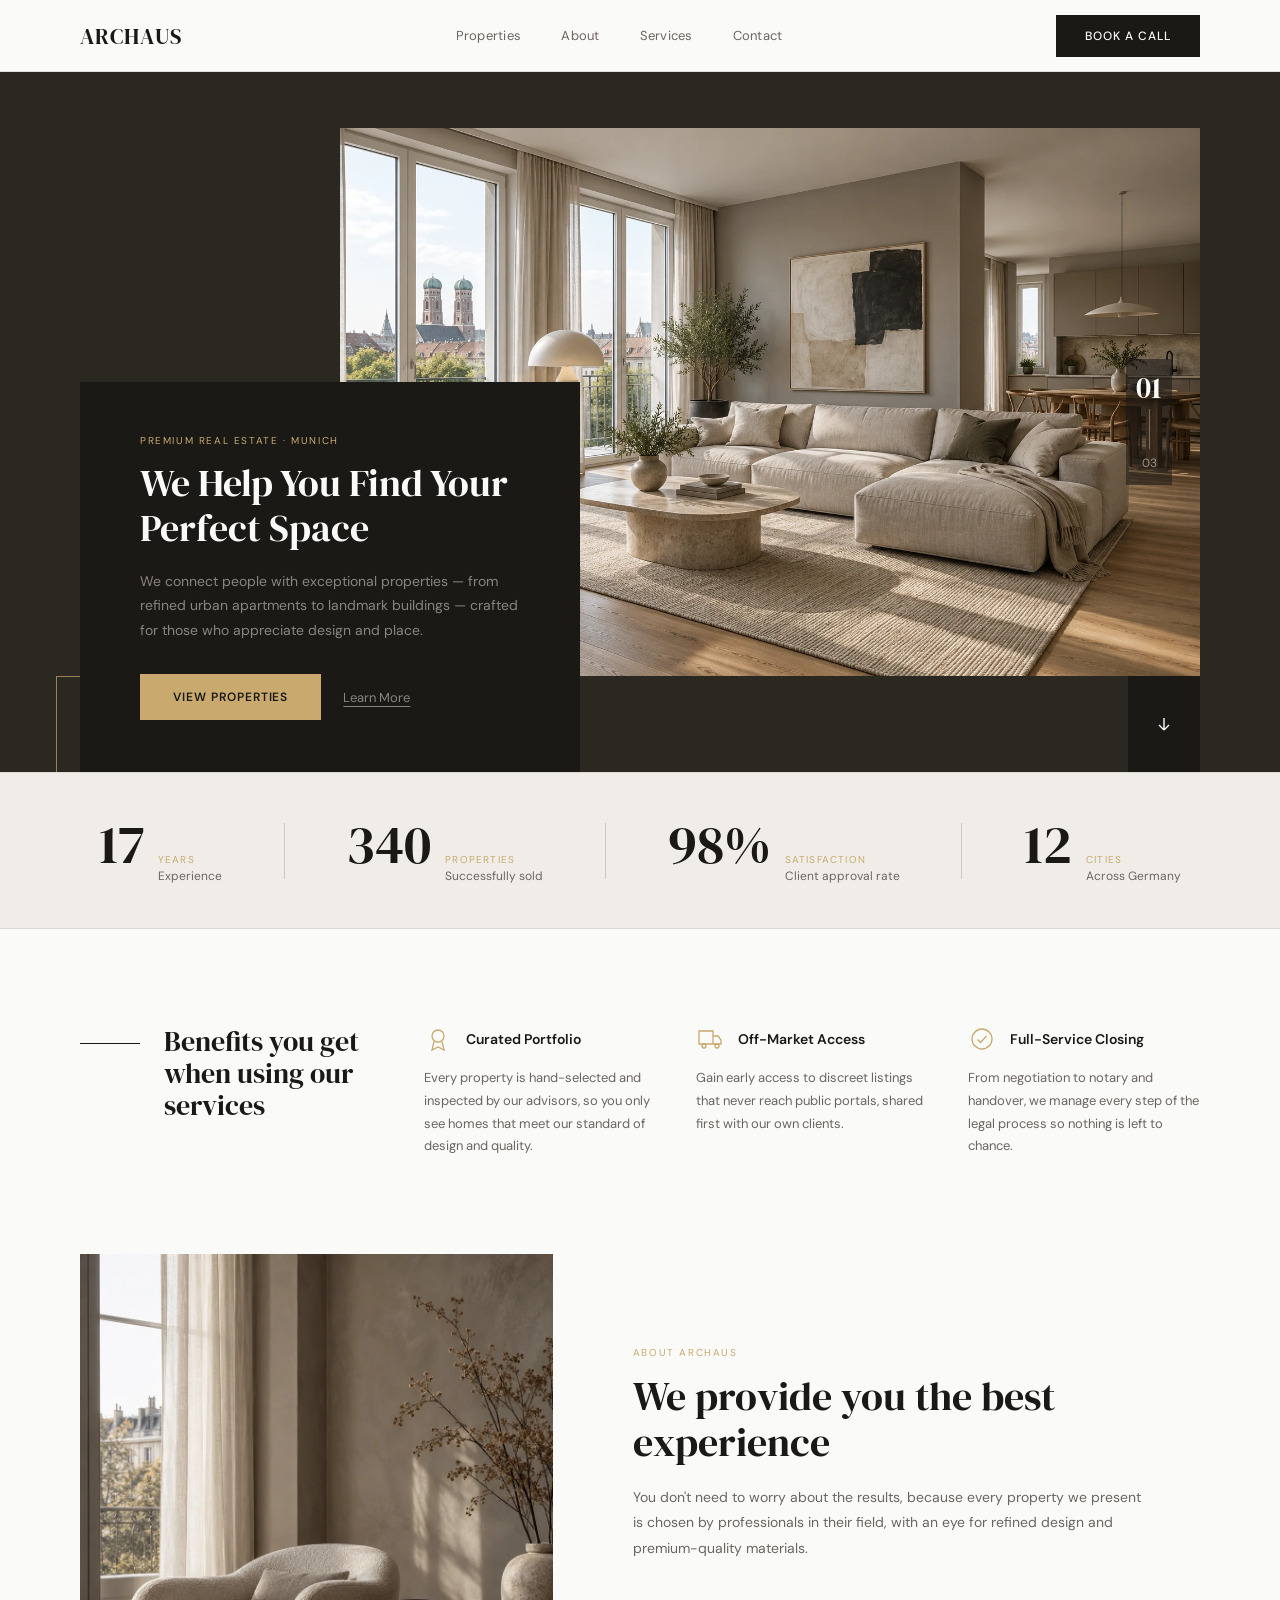
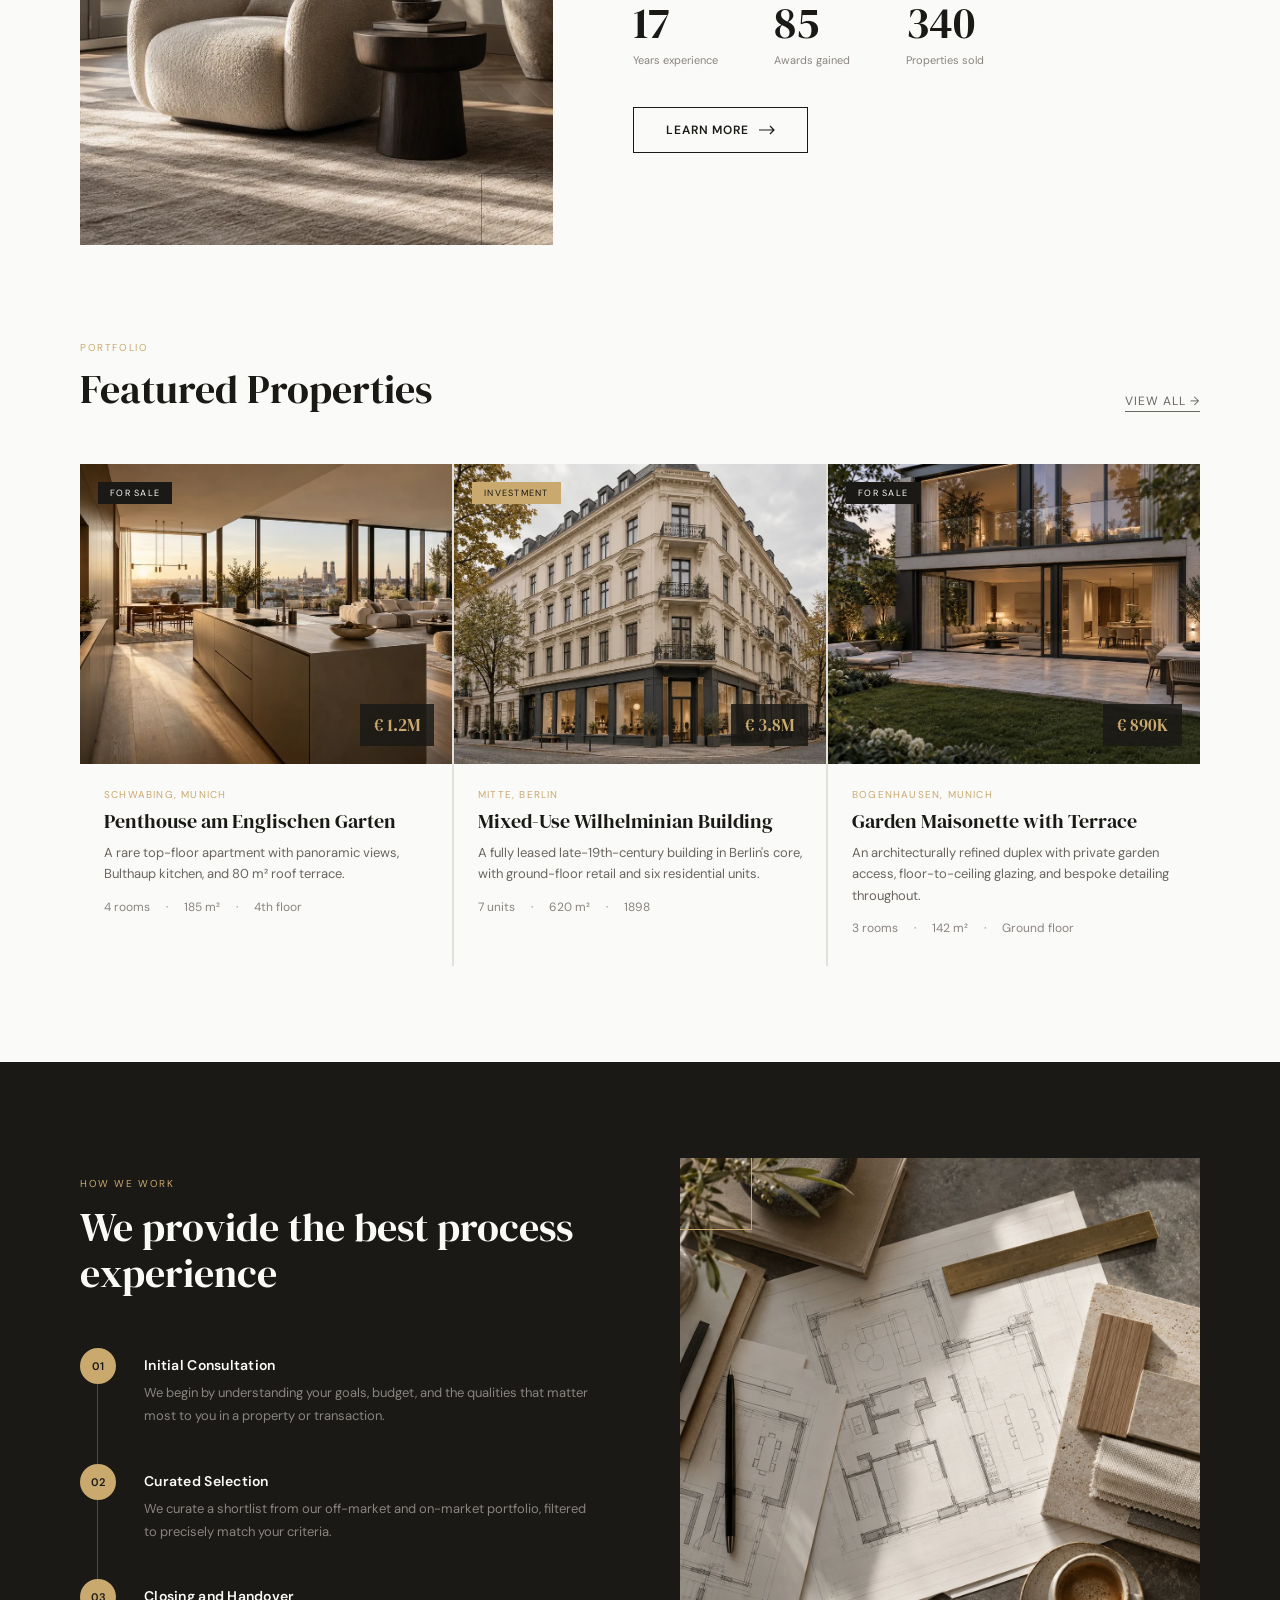
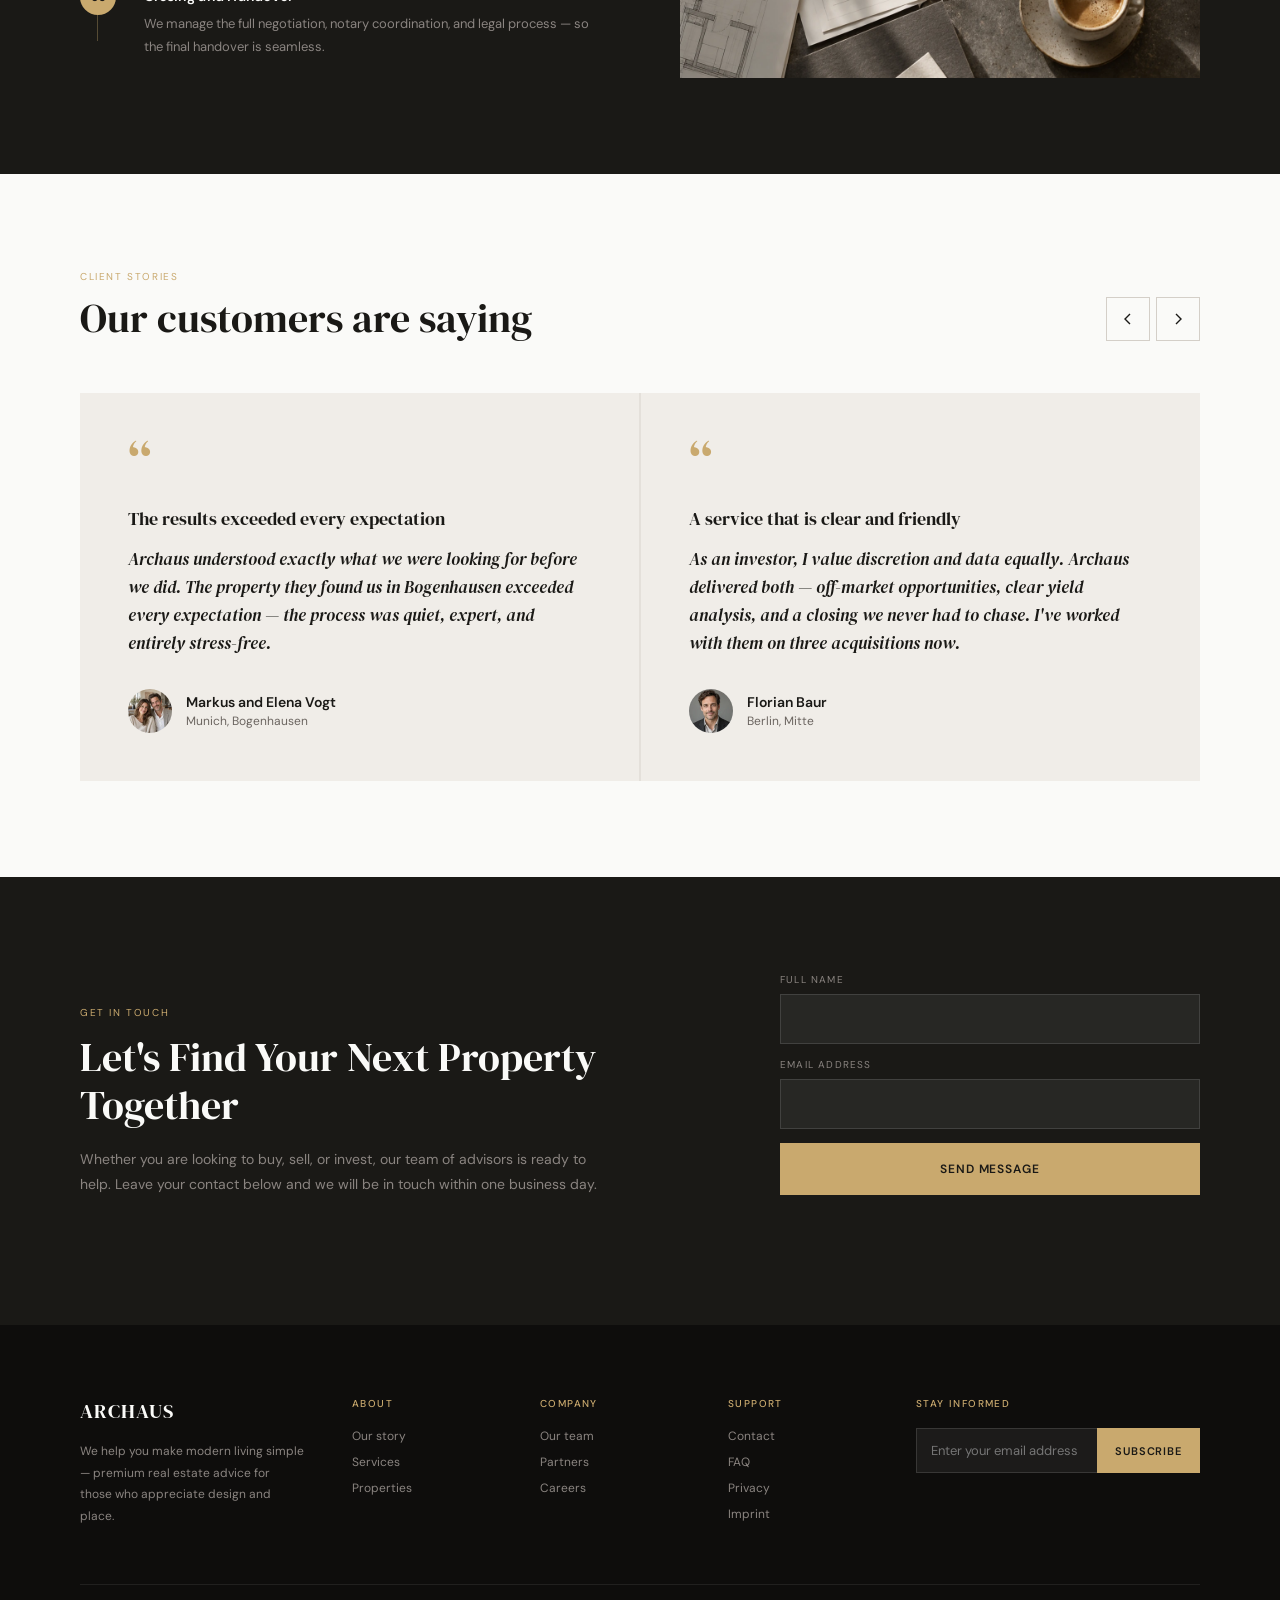
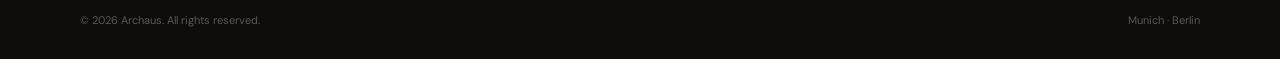
<file: index.html>
<!doctype html>
<html lang="en">
<head>
<meta charset="utf-8">
<meta name="viewport" content="width=device-width, initial-scale=1">
<title>Archaus — Premium Real Estate, Munich</title>
<meta name="description" content="Archaus connects people with exceptional properties — from refined urban apartments to landmark buildings.">
<link rel="preconnect" href="https://fonts.googleapis.com">
<link rel="preconnect" href="https://fonts.gstatic.com" crossorigin>
<link rel="stylesheet" href="https://fonts.googleapis.com/css2?family=DM+Serif+Display:ital@0;1&family=DM+Sans:opsz,wght@9..40,300;9..40,400;9..40,500;9..40,600&display=swap">
<link rel="stylesheet" href="styles.css">
</head>
<body>

<header class="nav">
  <a href="#top" class="logo">ARCHAUS</a>
  <nav class="nav-links" id="menu" aria-label="Main">
    <a href="#properties">Properties</a>
    <a href="#about">About</a>
    <a href="#services">Services</a>
    <a href="#contact">Contact</a>
  </nav>
  <div class="nav-actions">
    <a class="btn btn-dark" href="#contact">Book a Call</a>
    <button class="nav-toggle" aria-label="Menu" aria-controls="menu" aria-expanded="false">
      <svg width="18" height="18" viewBox="0 0 18 18" fill="none" aria-hidden="true"><path d="M2 5h14M2 9h14M2 13h14" stroke="currentColor" stroke-width="1.4"/></svg>
    </button>
  </div>
</header>

<main id="top">

<!-- HERO -->
<section class="hero" aria-label="Introduction">
  <div class="hero-slides">
    <div class="hero-slide is-active">
      <div class="hero-photo has-img"><img class="cover" src="images/hero-1.webp" width="1536" height="1024" alt="Bright Munich apartment living room with view of the Frauenkirche towers"></div>
      <div class="hero-card">
        <div class="eyebrow">Premium Real Estate · Munich</div>
        <h1>We Help You Find Your Perfect Space</h1>
        <p>We connect people with exceptional properties — from refined urban apartments to landmark buildings — crafted for those who appreciate design and place.</p>
        <div class="hero-actions"><a class="btn btn-gold" href="#properties">View Properties</a><a class="text" href="#about">Learn More</a></div>
      </div>
    </div>
    <div class="hero-slide" style="--photo: linear-gradient(135deg, #7a7168, #5a5048 45%, #3a3226)">
      <div class="hero-photo has-img"><img class="cover" src="images/hero-2.webp" width="1536" height="1024" alt="Penthouse roof terrace at sunset overlooking the Englischer Garten in Munich" loading="lazy"></div>
      <div class="hero-card">
        <div class="eyebrow">Featured · Schwabing</div>
        <h1>Penthouses With Views Worth Waking Up To</h1>
        <p>Rare top-floor residences in Munich's most sought-after districts, presented with discretion and expert guidance.</p>
        <div class="hero-actions"><a class="btn btn-gold" href="#properties">See Featured</a><a class="text" href="#contact">Book a Viewing</a></div>
      </div>
    </div>
    <div class="hero-slide" style="--photo: linear-gradient(135deg, #686a64, #4a4c46 45%, #303228)">
      <div class="hero-photo has-img"><img class="cover" src="images/hero-3.webp" width="1536" height="1024" alt="Restored Wilhelminian apartment building in Berlin under an overcast sky" loading="lazy"></div>
      <div class="hero-card">
        <div class="eyebrow">Investment · Berlin</div>
        <h1>Landmark Buildings, Clear Yield Analysis</h1>
        <p>Off-market opportunities and transparent numbers for investors who value both discretion and data.</p>
        <div class="hero-actions"><a class="btn btn-gold" href="#services">Our Services</a><a class="text" href="#contact">Talk to an Advisor</a></div>
      </div>
    </div>
  </div>
  <div class="hero-frame" aria-hidden="true"></div>
  <div class="hero-counter" aria-hidden="true"><span class="cur">01</span><span class="bar"></span><span class="tot">03</span></div>
  <a class="hero-down" href="#benefits" aria-label="Scroll down">
    <svg width="14" height="14" viewBox="0 0 14 14" fill="none" aria-hidden="true"><path d="M7 1v12M7 13l5-5M7 13L2 8" stroke="currentColor" stroke-width="1.4"/></svg>
  </a>
</section>

<!-- STATS -->
<section class="stats" aria-label="Key figures">
  <div class="stat"><b>17</b><div><small>Years</small><span>Experience</span></div></div>
  <div class="stat-div"></div>
  <div class="stat"><b>340</b><div><small>Properties</small><span>Successfully sold</span></div></div>
  <div class="stat-div"></div>
  <div class="stat"><b>98%</b><div><small>Satisfaction</small><span>Client approval rate</span></div></div>
  <div class="stat-div"></div>
  <div class="stat"><b>12</b><div><small>Cities</small><span>Across Germany</span></div></div>
</section>

<!-- BENEFITS -->
<section class="section" id="services">
  <div class="benefits" id="benefits">
    <div class="benefits-title">
      <i aria-hidden="true"></i>
      <h2 class="h2" style="font-size:28px">Benefits you get when using our services</h2>
    </div>
    <div class="benefit-list">
      <div class="benefit">
        <div class="benefit-head">
          <svg width="28" height="28" viewBox="0 0 28 28" fill="none" aria-hidden="true"><circle cx="14" cy="11" r="6" stroke="currentColor" stroke-width="1.3"/><path d="M10 16.5L8 25l6-3 6 3-2-8.5" stroke="currentColor" stroke-width="1.3"/></svg>
          Curated Portfolio
        </div>
        <p>Every property is hand-selected and inspected by our advisors, so you only see homes that meet our standard of design and quality.</p>
      </div>
      <div class="benefit">
        <div class="benefit-head">
          <svg width="28" height="28" viewBox="0 0 28 28" fill="none" aria-hidden="true"><path d="M3 6h14v13H3zM17 11h5l3 4v4H17" stroke="currentColor" stroke-width="1.3"/><circle cx="8" cy="21" r="2" stroke="currentColor" stroke-width="1.3"/><circle cx="21" cy="21" r="2" stroke="currentColor" stroke-width="1.3"/></svg>
          Off-Market Access
        </div>
        <p>Gain early access to discreet listings that never reach public portals, shared first with our own clients.</p>
      </div>
      <div class="benefit">
        <div class="benefit-head">
          <svg width="28" height="28" viewBox="0 0 28 28" fill="none" aria-hidden="true"><circle cx="14" cy="14" r="10" stroke="currentColor" stroke-width="1.3"/><path d="M9.5 14.5l3 3 6-6.5" stroke="currentColor" stroke-width="1.3"/></svg>
          Full-Service Closing
        </div>
        <p>From negotiation to notary and handover, we manage every step of the legal process so nothing is left to chance.</p>
      </div>
    </div>
  </div>
</section>

<!-- EXPERIENCE -->
<section class="section experience" id="about">
  <div class="photo exp-photo">
    <img class="cover" src="images/about.webp" width="1000" height="1250" alt="Boucle armchair and dark wood side table in a calm, sunlit living room" loading="lazy">
  </div>
  <div>
    <div class="eyebrow">About Archaus</div>
    <h2 class="h2">We provide you the best experience</h2>
    <p class="lead">You don't need to worry about the results, because every property we present is chosen by professionals in their field, with an eye for refined design and premium-quality materials.</p>
    <div class="exp-stats">
      <div><b>17</b><span>Years experience</span></div>
      <div><b>85</b><span>Awards gained</span></div>
      <div><b>340</b><span>Properties sold</span></div>
    </div>
    <a class="btn btn-outline" href="#contact">Learn more <svg width="16" height="10" viewBox="0 0 16 10" fill="none" aria-hidden="true"><path d="M0 5h15M11 1l4 4-4 4" stroke="currentColor" stroke-width="1.2"/></svg></a>
  </div>
</section>

<!-- PROPERTIES -->
<section class="section" id="properties" style="padding-top:0">
  <div class="section-head">
    <div><div class="eyebrow" style="margin-bottom:12px">Portfolio</div><h2 class="h2">Featured Properties</h2></div>
    <a href="#contact" class="link-line hide-m">View All →</a>
  </div>
  <div class="props">
    <article class="prop">
      <div class="prop-img has-img"><img class="cover" src="images/property-1.webp" width="900" height="675" alt="Open kitchen and living area of a Munich penthouse at sunset" loading="lazy"><span class="tag">For Sale</span><span class="price">€ 1.2M</span></div>
      <div class="prop-body"><div class="loc">Schwabing, Munich</div><h3>Penthouse am Englischen Garten</h3><p>A rare top-floor apartment with panoramic views, Bulthaup kitchen, and 80 m² roof terrace.</p><div class="facts"><span>4 rooms</span><span>·</span><span>185 m²</span><span>·</span><span>4th floor</span></div></div>
    </article>
    <article class="prop">
      <div class="prop-img has-img"><img class="cover" src="images/property-2.webp" width="900" height="675" alt="Corner building in Berlin with a ground-floor shop and apartments above" loading="lazy"><span class="tag gold">Investment</span><span class="price">€ 3.8M</span></div>
      <div class="prop-body"><div class="loc">Mitte, Berlin</div><h3>Mixed-Use Wilhelminian Building</h3><p>A fully leased late-19th-century building in Berlin's core, with ground-floor retail and six residential units.</p><div class="facts"><span>7 units</span><span>·</span><span>620 m²</span><span>·</span><span>1898</span></div></div>
    </article>
    <article class="prop">
      <div class="prop-img has-img"><img class="cover" src="images/property-3.webp" width="900" height="675" alt="Two-storey garden maisonette with floor-to-ceiling glazing at dusk" loading="lazy"><span class="tag">For Sale</span><span class="price">€ 890K</span></div>
      <div class="prop-body"><div class="loc">Bogenhausen, Munich</div><h3>Garden Maisonette with Terrace</h3><p>An architecturally refined duplex with private garden access, floor-to-ceiling glazing, and bespoke detailing throughout.</p><div class="facts"><span>3 rooms</span><span>·</span><span>142 m²</span><span>·</span><span>Ground floor</span></div></div>
    </article>
  </div>
</section>

<!-- PROCESS -->
<section class="section process">
  <div>
    <div class="eyebrow">How We Work</div>
    <h2 class="h2">We provide the best process experience</h2>
    <ol class="steps">
      <li class="step"><span class="step-n">01</span><div><h3>Initial Consultation</h3><p>We begin by understanding your goals, budget, and the qualities that matter most to you in a property or transaction.</p></div></li>
      <li class="step"><span class="step-n">02</span><div><h3>Curated Selection</h3><p>We curate a shortlist from our off-market and on-market portfolio, filtered to precisely match your criteria.</p></div></li>
      <li class="step"><span class="step-n">03</span><div><h3>Closing and Handover</h3><p>We manage the full negotiation, notary coordination, and legal process — so the final handover is seamless.</p></div></li>
    </ol>
  </div>
  <div class="photo dark process-photo">
    <img class="cover" src="images/process.webp" width="1254" height="1254" alt="Architect's desk with floor plans, brass ruler and material samples" loading="lazy">
  </div>
</section>

<!-- TESTIMONIALS -->
<section class="section">
  <div class="section-head">
    <div><div class="eyebrow" style="margin-bottom:12px">Client Stories</div><h2 class="h2">Our customers are saying</h2></div>
    <div class="arrows">
      <button class="arrow" data-dir="-1" aria-label="Previous"><svg width="14" height="14" viewBox="0 0 14 14" fill="none" aria-hidden="true"><path d="M9 2L4 7l5 5" stroke="currentColor" stroke-width="1.4"/></svg></button>
      <button class="arrow" data-dir="1" aria-label="Next"><svg width="14" height="14" viewBox="0 0 14 14" fill="none" aria-hidden="true"><path d="M5 2l5 5-5 5" stroke="currentColor" stroke-width="1.4"/></svg></button>
    </div>
  </div>
  <div class="quotes">
    <figure class="quote" style="margin:0">
      <div class="mark">“</div>
      <div class="title">The results exceeded every expectation</div>
      <p>Archaus understood exactly what we were looking for before we did. The property they found us in Bogenhausen exceeded every expectation — the process was quiet, expert, and entirely stress-free.</p>
      <figcaption class="who"><img class="avatar" src="images/avatar-vogt.webp" width="44" height="44" alt="" loading="lazy"><div><b>Markus and Elena Vogt</b><span>Munich, Bogenhausen</span></div></figcaption>
    </figure>
    <figure class="quote" style="margin:0">
      <div class="mark">“</div>
      <div class="title">A service that is clear and friendly</div>
      <p>As an investor, I value discretion and data equally. Archaus delivered both — off-market opportunities, clear yield analysis, and a closing we never had to chase. I've worked with them on three acquisitions now.</p>
      <figcaption class="who"><img class="avatar" src="images/avatar-baur.webp" width="44" height="44" alt="" loading="lazy"><div><b>Florian Baur</b><span>Berlin, Mitte</span></div></figcaption>
    </figure>
    <figure class="quote" style="margin:0">
      <div class="mark">“</div>
      <div class="title">Seamless from first call to handover</div>
      <p>Selling our family home felt daunting. The team handled every viewing, every negotiation and every notary detail, and we never once felt rushed or left in the dark.</p>
      <figcaption class="who"><div class="avatar" style="background:#9a9288"></div><div><b>Claudia Reiter</b><span>Munich, Schwabing</span></div></figcaption>
    </figure>
  </div>
</section>

<!-- CONTACT -->
<section class="section contact" id="contact">
  <div class="contact-text">
    <div class="eyebrow">Get in Touch</div>
    <h2 class="h2">Let's Find Your Next Property Together</h2>
    <p>Whether you are looking to buy, sell, or invest, our team of advisors is ready to help. Leave your contact below and we will be in touch within one business day.</p>
  </div>
  <form class="form" data-msg="Thank you. We will be in touch within one business day.">
    <div class="field"><label for="name">Full name</label><input id="name" name="name" autocomplete="name" required></div>
    <div class="field"><label for="email">Email address</label><input id="email" name="email" type="email" autocomplete="email" required></div>
    <button class="btn btn-gold" type="submit">Send Message</button>
    <div class="form-msg" role="status"></div>
  </form>
</section>

</main>

<footer class="footer">
  <div class="footer-grid">
    <div><a href="#top" class="logo">ARCHAUS</a><p>We help you make modern living simple — premium real estate advice for those who appreciate design and place.</p></div>
    <div><h4>About</h4><ul><li><a href="#about">Our story</a></li><li><a href="#services">Services</a></li><li><a href="#properties">Properties</a></li></ul></div>
    <div><h4>Company</h4><ul><li><a href="#about">Our team</a></li><li><a href="#contact">Partners</a></li><li><a href="#contact">Careers</a></li></ul></div>
    <div><h4>Support</h4><ul><li><a href="#contact">Contact</a></li><li><a href="#contact">FAQ</a></li><li><a href="#">Privacy</a></li><li><a href="#">Imprint</a></li></ul></div>
    <div>
      <h4>Stay informed</h4>
      <form class="sub" data-msg="Subscribed. Thank you!">
        <input type="email" placeholder="Enter your email address" aria-label="Email address" required>
        <button type="submit">Subscribe</button>
      </form>
      <div class="form-msg" role="status" style="margin-top:8px"></div>
    </div>
  </div>
  <div class="footer-bottom"><span>© 2026 Archaus. All rights reserved.</span><span>Munich · Berlin</span></div>
</footer>

<script src="script.js"></script>
</body>
</html>
</file>
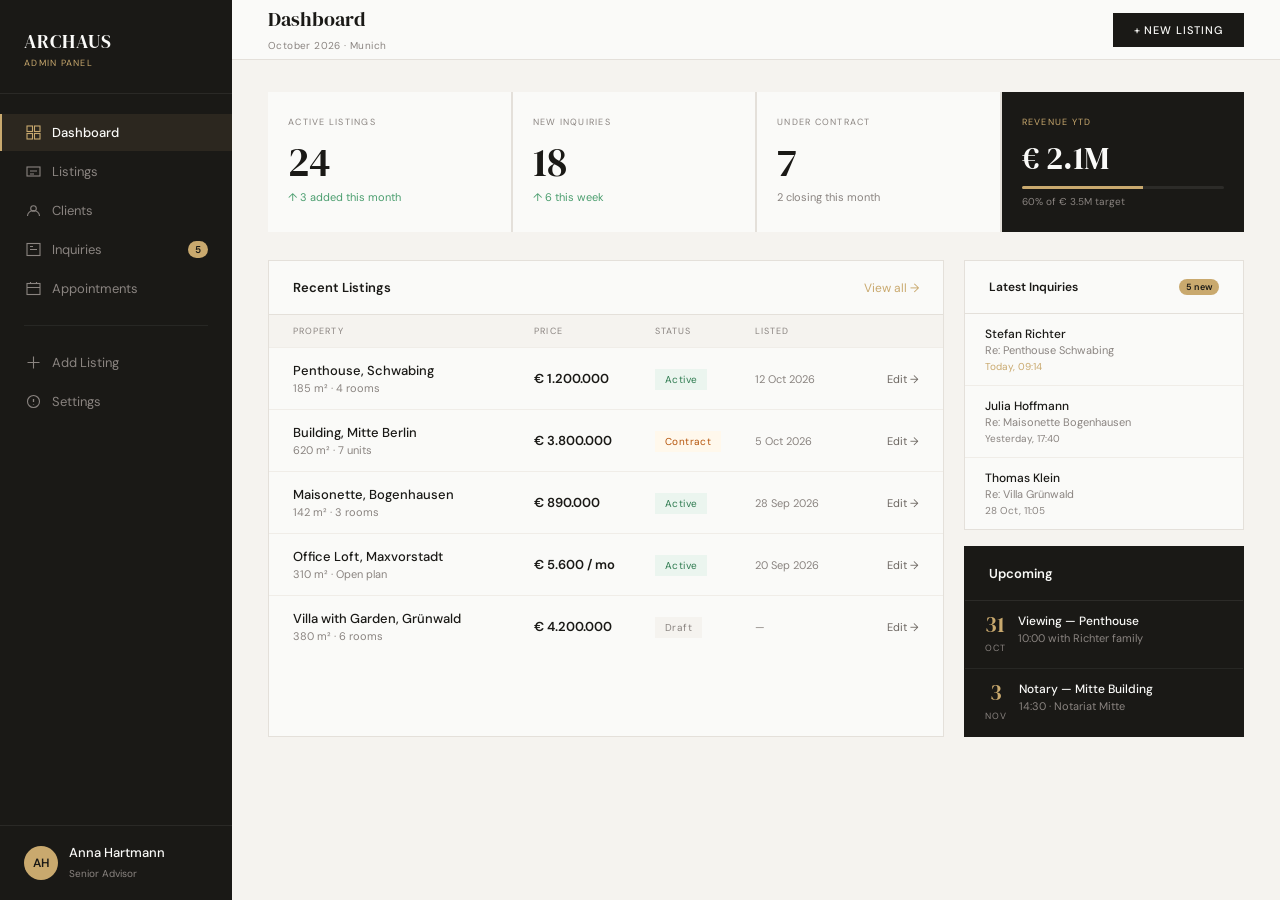
<file: admin.html>
<!doctype html>
<html lang="en">
<head>
<meta charset="utf-8">
<meta name="viewport" content="width=device-width, initial-scale=1">
<title>Archaus Admin — Dashboard</title>
<link rel="preconnect" href="https://fonts.googleapis.com">
<link rel="preconnect" href="https://fonts.gstatic.com" crossorigin>
<link rel="stylesheet" href="https://fonts.googleapis.com/css2?family=DM+Serif+Display:ital@0;1&family=DM+Sans:opsz,wght@9..40,300;9..40,400;9..40,500;9..40,600&display=swap">
<link rel="stylesheet" href="styles.css">
<style>
body { background: #f5f3ef; }
.app { display: flex; min-height: 100vh; }
.side { width: 232px; flex: none; background: var(--ink); display: flex; flex-direction: column; position: sticky; top: 0; height: 100vh; }
.side-logo { padding: 28px 24px 24px; border-bottom: 1px solid rgba(255,255,255,.07); }
.side-logo .logo { color: var(--paper); font-size: 19px; display: block; }
.side-logo small { display: block; margin-top: 3px; font-size: 9px; letter-spacing: .14em; text-transform: uppercase; color: var(--gold); }
.side nav { flex: 1; padding: 20px 0; display: flex; flex-direction: column; gap: 2px; }
.side nav a { display: flex; align-items: center; gap: 11px; padding: 10px 24px; font-size: 13px; color: #8a8480; border-left: 2px solid transparent; }
.side nav a:hover { color: var(--paper); }
.side nav a.on { color: var(--paper); font-weight: 500; background: rgba(201,169,110,.1); border-color: var(--gold); }
.side nav a.on svg { color: var(--gold); }
.side nav hr { width: calc(100% - 48px); margin: 16px 24px; border: 0; height: 1px; background: rgba(255,255,255,.06); }
.badge { margin-left: auto; background: var(--gold); color: var(--ink); font-size: 10px; font-weight: 600; padding: 2px 7px; border-radius: 10px; }
.agent { display: flex; align-items: center; gap: 11px; padding: 18px 24px; border-top: 1px solid rgba(255,255,255,.07); }
.agent .av { width: 34px; height: 34px; border-radius: 50%; background: var(--gold); color: var(--ink); display: flex; align-items: center; justify-content: center; font-size: 12px; font-weight: 600; }
.agent b { display: block; font-size: 13px; color: var(--paper); font-weight: 500; }
.agent span { font-size: 10px; color: #8a8480; }
.main { flex: 1; min-width: 0; }
.top { position: sticky; top: 0; z-index: 5; height: 60px; padding: 0 36px; background: var(--paper); border-bottom: 1px solid var(--line); display: flex; align-items: center; justify-content: space-between; gap: 12px; }
.top h1 { font-family: var(--serif); font-weight: 400; font-size: 20px; }
.top small { font-size: 10px; letter-spacing: .04em; color: var(--muted-2); }
.top .btn { padding: 9px 20px; font-size: 11px; font-weight: 500; }
.body { padding: 32px 36px; }
.kpis { display: grid; grid-template-columns: repeat(4, minmax(0, 1fr)); gap: 2px; background: var(--line); margin-bottom: 28px; }
.kpi { background: var(--paper); padding: 24px 20px; }
.kpi.dark { background: var(--ink); }
.kpi small { display: block; margin-bottom: 14px; font-size: 9px; letter-spacing: .14em; text-transform: uppercase; color: var(--muted-2); }
.kpi.dark small { color: var(--gold); }
.kpi b { display: block; font-family: var(--serif); font-weight: 400; font-size: 40px; line-height: 1; }
.kpi.dark b { color: var(--paper); font-size: 32px; }
.kpi span { display: block; margin-top: 8px; font-size: 11px; color: var(--muted-2); }
.kpi span.up { color: #4b9e6f; }
.meter { margin-top: 12px; height: 3px; background: rgba(255,255,255,.08); border-radius: 2px; overflow: hidden; }
.meter i { display: block; width: 60%; height: 100%; background: var(--gold); }
.cols { display: grid; grid-template-columns: minmax(0, 1fr) 280px; gap: 20px; }
.card { background: var(--paper); border: 1px solid var(--line); }
.card-h { display: flex; justify-content: space-between; align-items: center; padding: 18px 24px; border-bottom: 1px solid var(--line); font-size: 13px; font-weight: 600; }
.card-h a { font-size: 12px; font-weight: 400; color: var(--gold); }
.rows { overflow-x: auto; }
.row { display: grid; grid-template-columns: 2fr 1fr 100px 100px 64px; min-width: 560px; align-items: center; padding: 14px 24px; border-bottom: 1px solid var(--sand); }
.row:last-child { border-bottom: 0; }
.row.head { background: #f5f3ef; padding: 10px 24px; font-size: 9px; letter-spacing: .12em; text-transform: uppercase; color: var(--muted-2); }
.row b { display: block; font-size: 13px; font-weight: 500; }
.row small { display: block; margin-top: 2px; font-size: 11px; color: var(--muted-2); }
.row .p { font-size: 13px; font-weight: 600; }
.row .d { font-size: 11px; color: var(--muted-2); }
.row .e { text-align: right; font-size: 11px; color: var(--muted); }
.row .e:hover { color: var(--gold); }
.pill { display: inline-block; padding: 4px 10px; font-size: 10px; letter-spacing: .04em; }
.pill.ok { background: #ebf5ef; color: #2d7a4f; }
.pill.warn { background: #fff8ec; color: #b45309; }
.pill.draft { background: #f5f3ef; color: var(--muted-2); }
.side-col { display: flex; flex-direction: column; gap: 16px; }
.inq { padding: 12px 20px; border-bottom: 1px solid var(--sand); }
.inq:last-child { border-bottom: 0; }
.inq b { display: block; font-size: 12px; font-weight: 500; }
.inq small { display: block; margin-top: 1px; font-size: 11px; color: var(--muted-2); }
.inq em { display: block; margin-top: 3px; font-style: normal; font-size: 10px; color: var(--muted-2); }
.inq em.new { color: var(--gold); }
.card.dark { background: var(--ink); border-color: var(--ink); color: var(--paper); flex: 1; }
.card.dark .card-h { border-color: rgba(255,255,255,.08); }
.appt { display: flex; gap: 12px; padding: 12px 20px; border-bottom: 1px solid rgba(255,255,255,.06); }
.appt:last-child { border-bottom: 0; }
.appt .dt { text-align: center; flex: none; }
.appt .dt b { display: block; font-family: var(--serif); font-weight: 400; font-size: 22px; line-height: 1; color: var(--gold); }
.appt .dt span { font-size: 9px; letter-spacing: .1em; text-transform: uppercase; color: #8a8480; }
.appt b { display: block; font-size: 12px; font-weight: 500; }
.appt small { display: block; margin-top: 2px; font-size: 11px; color: #8a8480; }
.menu-btn { display: none; }
.fl { display: grid; gap: 6px; font-size: 10px; letter-spacing: .12em; text-transform: uppercase; color: var(--muted-2); }
.fl input, .fl select { padding: 12px 14px; border: 1px solid var(--line); background: #fff; font-size: 14px; color: var(--ink); letter-spacing: 0; text-transform: none; }
.fl input:focus, .fl select:focus { outline: none; border-color: var(--gold); }
.pick { display: grid; grid-template-columns: 1fr 1fr auto; gap: 12px; padding: 14px 24px; border-bottom: 1px solid var(--sand); font-size: 13px; align-items: center; }
.pick:last-child { border-bottom: 0; } .pick small { color: var(--muted-2); font-size: 11px; display: block; margin-top: 2px; }
@media (max-width: 1023px) {
  .kpis { grid-template-columns: repeat(2, minmax(0, 1fr)); }
  .cols { grid-template-columns: 1fr; }
}
@media (max-width: 767px) {
  .side { position: fixed; z-index: 20; transform: translateX(-100%); transition: transform .25s; }
  .side.is-open { transform: none; }
  .menu-btn { display: inline-flex; width: 40px; height: 40px; border: 1px solid var(--line); background: none; align-items: center; justify-content: center; cursor: pointer; }
  .top { padding: 0 16px; }
  .top .btn { display: none; }
  .body { padding: 20px 16px; }
}
</style>
</head>
<body>
<div class="app">
  <aside class="side" id="side">
    <div class="side-logo"><a class="logo" href="index.html" title="View public site">ARCHAUS</a><small>Admin Panel</small></div>
    <nav aria-label="Admin">
      <a href="#/dashboard" data-nav="dashboard" class="on"><svg width="15" height="15" viewBox="0 0 15 15" fill="none" aria-hidden="true"><rect x="1" y="1" width="5.5" height="5.5" stroke="currentColor" stroke-width="1.1"/><rect x="8.5" y="1" width="5.5" height="5.5" stroke="currentColor" stroke-width="1.1"/><rect x="1" y="8.5" width="5.5" height="5.5" stroke="currentColor" stroke-width="1.1"/><rect x="8.5" y="8.5" width="5.5" height="5.5" stroke="currentColor" stroke-width="1.1"/></svg>Dashboard</a>
      <a href="#/listings" data-nav="listings"None><svg width="15" height="15" viewBox="0 0 15 15" fill="none" aria-hidden="true"><rect x="1" y="3" width="13" height="9" stroke="currentColor" stroke-width="1.1"/><path d="M4 7h7M4 10h4" stroke="currentColor" stroke-width="1.1"/></svg>Listings</a>
      <a href="#/clients" data-nav="clients"None><svg width="15" height="15" viewBox="0 0 15 15" fill="none" aria-hidden="true"><circle cx="7.5" cy="5.5" r="2.8" stroke="currentColor" stroke-width="1.1"/><path d="M1.5 13c0-3 2.7-5.500 6-5.500s6 2.500 6 5.500" stroke="currentColor" stroke-width="1.1"/></svg>Clients</a>
      <a href="#/inquiries" data-nav="inquiries"None><svg width="15" height="15" viewBox="0 0 15 15" fill="none" aria-hidden="true"><rect x="1" y="1.5" width="13" height="12" stroke="currentColor" stroke-width="1.1"/><path d="M4 7.5h7M4 4.5h3" stroke="currentColor" stroke-width="1.1"/></svg>Inquiries<span class="badge">5</span></a>
      <a href="#/appointments" data-nav="appointments"None><svg width="15" height="15" viewBox="0 0 15 15" fill="none" aria-hidden="true"><rect x="1" y="2.5" width="13" height="11" stroke="currentColor" stroke-width="1.1"/><path d="M4.5 2.5V1M10.5 2.5V1M1 6.5h13" stroke="currentColor" stroke-width="1.1"/></svg>Appointments</a>
      <hr>
      <a href="#/new" data-nav="new"None><svg width="15" height="15" viewBox="0 0 15 15" fill="none" aria-hidden="true"><path d="M7.5 1.5v12M1.5 7.5h12" stroke="currentColor" stroke-width="1.1"/></svg>Add Listing</a>
      <a href="#/settings" data-nav="settings"None><svg width="15" height="15" viewBox="0 0 15 15" fill="none" aria-hidden="true"><circle cx="7.5" cy="7.5" r="6" stroke="currentColor" stroke-width="1.1"/><path d="M7.5 5v3M7.5 10v.5" stroke="currentColor" stroke-width="1.3"/></svg>Settings</a>
    </nav>
    <div class="agent"><div class="av">AH</div><div><b>Anna Hartmann</b><span>Senior Advisor</span></div></div>
  </aside>

  <div class="main">
    <div class="top">
      <div style="display:flex;align-items:center;gap:12px">
        <button class="menu-btn" aria-label="Menu" onclick="document.getElementById('side').classList.toggle('is-open')"><svg width="18" height="18" viewBox="0 0 18 18" fill="none" aria-hidden="true"><path d="M2 5h14M2 9h14M2 13h14" stroke="currentColor" stroke-width="1.4"/></svg></button>
        <div><h1 id="title">Dashboard</h1><small>October 2026 · Munich</small></div>
      </div>
      <a class="btn btn-dark" href="#/new">+ New Listing</a>
    </div>
    <div class="body">
<section data-view="dashboard">
      <div class="kpis">
        <div class="kpi"><small>Active Listings</small><b>24</b><span class="up">↑ 3 added this month</span></div>
        <div class="kpi"><small>New Inquiries</small><b>18</b><span class="up">↑ 6 this week</span></div>
        <div class="kpi"><small>Under Contract</small><b>7</b><span>2 closing this month</span></div>
        <div class="kpi dark"><small>Revenue YTD</small><b>€ 2.1M</b><div class="meter"><i></i></div><span style="color:#8a8480;font-size:10px;margin-top:6px">60% of € 3.5M target</span></div>
      </div>
      <div class="cols">
        <div class="card">
          <div class="card-h">Recent Listings <a href="#/listings">View all →</a></div>
          <div class="rows">
            <div class="row head"><div>Property</div><div>Price</div><div>Status</div><div>Listed</div><div></div></div><div id="recent"></div></div>
        </div>
        <div class="side-col">
          <div class="card">
            <div class="card-h"><a href="#/inquiries" style="color:inherit;font-weight:600">Latest Inquiries</a> <span class="badge" style="font-size:9px">5 new</span></div>
            <div class="inq"><b>Stefan Richter</b><small>Re: Penthouse Schwabing</small><em class="new">Today, 09:14</em></div>
            <div class="inq"><b>Julia Hoffmann</b><small>Re: Maisonette Bogenhausen</small><em>Yesterday, 17:40</em></div>
            <div class="inq"><b>Thomas Klein</b><small>Re: Villa Grünwald</small><em>28 Oct, 11:05</em></div>
          </div>
          <div class="card dark">
            <div class="card-h">Upcoming</div>
            <div class="appt"><div class="dt"><b>31</b><span>Oct</span></div><div><b>Viewing — Penthouse</b><small>10:00 with Richter family</small></div></div>
            <div class="appt"><div class="dt"><b>3</b><span>Nov</span></div><div><b>Notary — Mitte Building</b><small>14:30 · Notariat Mitte</small></div></div>
          </div>
        </div>
      </div>
    </section>
<section data-view="listings" hidden><div class="card"><div class="card-h">All Listings <a href="#/new">+ Add listing</a></div><div class="rows"><div class="row head"><div>Property</div><div>Price</div><div>Status</div><div>Listed</div><div></div></div><div id="all"></div></div></div></section>
<section data-view="form" hidden><form class="card" id="lform" style="max-width:640px"><div class="card-h" id="ftitle">Add Listing</div><div style="padding:24px;display:grid;gap:16px">
<label class="fl">Title<input name="title" required></label>
<label class="fl">Location<input name="loc" required></label>
<div style="display:grid;grid-template-columns:1fr 1fr;gap:16px"><label class="fl">Price (€)<input name="price" required></label><label class="fl">Status<select name="status"><option value="ok">Active</option><option value="warn">Contract</option><option value="draft">Draft</option></select></label></div>
<label class="fl">Size and rooms<input name="meta" placeholder="185 m² · 4 rooms"></label>
<div style="display:flex;gap:12px"><button class="btn btn-dark" type="submit">Save listing</button><a class="btn btn-outline" href="#/listings">Cancel</a></div></div></form></section>
<section data-view="clients" hidden><div class="card"><div class="card-h">Clients</div><div id="clients"></div></div></section>
<section data-view="inquiries" hidden><div class="card"><div class="card-h">Inquiries <span class="badge">5 new</span></div><div id="inqs"></div></div></section>
<section data-view="appointments" hidden><div class="card dark" style="max-width:640px"><div class="card-h">Appointments</div><div id="appts"></div></div></section>
<section data-view="settings" hidden><form class="card" id="sform" style="max-width:640px"><div class="card-h">Settings</div><div style="padding:24px;display:grid;gap:16px"><label class="fl">Name<input value="Anna Hartmann"></label><label class="fl">Email<input type="email" value="anna@archaus.example"></label><div style="display:flex;gap:12px;align-items:center"><button class="btn btn-dark" type="submit">Save changes</button><span class="form-msg" id="smsg" style="color:#2d7a4f"></span></div></div></form></section>
</div>
  </div>
</div>
<script>
(function () {
  var L = [
    { id: 1, title: 'Penthouse, Schwabing', loc: 'Schwabing, Munich', price: '1.200.000', status: 'ok', meta: '185 m² · 4 rooms', listed: '12 Oct 2026' },
    { id: 2, title: 'Building, Mitte Berlin', loc: 'Mitte, Berlin', price: '3.800.000', status: 'warn', meta: '620 m² · 7 units', listed: '5 Oct 2026' },
    { id: 3, title: 'Maisonette, Bogenhausen', loc: 'Bogenhausen, Munich', price: '890.000', status: 'ok', meta: '142 m² · 3 rooms', listed: '28 Sep 2026' },
    { id: 4, title: 'Office Loft, Maxvorstadt', loc: 'Maxvorstadt, Munich', price: '5.600 / mo', status: 'ok', meta: '310 m² · Open plan', listed: '20 Sep 2026' },
    { id: 5, title: 'Villa with Garden, Grünwald', loc: 'Grünwald, Munich', price: '4.200.000', status: 'draft', meta: '380 m² · 6 rooms', listed: '—' }
  ];
  var C = [['Markus and Elena Vogt', 'Munich, Bogenhausen', 'Buyer'], ['Florian Baur', 'Berlin, Mitte', 'Investor'], ['Claudia Reiter', 'Munich, Schwabing', 'Seller'], ['Stefan Richter', 'Munich', 'Buyer']];
  var I = [['Stefan Richter', 'Re: Penthouse Schwabing', 'Today, 09:14'], ['Julia Hoffmann', 'Re: Maisonette Bogenhausen', 'Yesterday, 17:40'], ['Thomas Klein', 'Re: Villa Grünwald', '28 Oct, 11:05']];
  var A = [['31', 'Oct', 'Viewing — Penthouse', '10:00 with Richter family'], ['3', 'Nov', 'Notary — Mitte Building', '14:30 · Notariat Mitte']];
  var LABEL = { ok: 'Active', warn: 'Contract', draft: 'Draft' };
  var TITLES = { dashboard: 'Dashboard', listings: 'Listings', form: 'Listing', clients: 'Clients', inquiries: 'Inquiries', appointments: 'Appointments', settings: 'Settings' };
  var $ = function (id) { return document.getElementById(id); };
  var editing = null;

  function rows(list) {
    return list.map(function (l) {
      var p = /mo/.test(l.price) ? '€ ' + l.price : '€ ' + l.price;
      return '<div class="row"><div><b>' + l.title + '</b><small>' + l.meta + '</small></div><div class="p">' + p + '</div><div><span class="pill ' + l.status + '">' + LABEL[l.status] + '</span></div><div class="d">' + l.listed + '</div><a class="e" href="#/edit/' + l.id + '">Edit →</a></div>';
    }).join('');
  }
  function render() {
    $('recent').innerHTML = rows(L.slice(0, 5));
    $('all').innerHTML = rows(L);
    $('clients').innerHTML = C.map(function (c) { return '<div class="pick"><div>' + c[0] + '<small>' + c[1] + '</small></div><div>' + c[2] + '</div><span></span></div>'; }).join('');
    $('inqs').innerHTML = I.map(function (c) { return '<div class="pick"><div>' + c[0] + '<small>' + c[2] + '</small></div><div>' + c[1] + '</div><span></span></div>'; }).join('');
    $('appts').innerHTML = A.map(function (a) { return '<div class="appt"><div class="dt"><b>' + a[0] + '</b><span>' + a[1] + '</span></div><div><b>' + a[2] + '</b><small>' + a[3] + '</small></div></div>'; }).join('');
  }
  function route() {
    var h = location.hash.replace(/^#\/?/, '').split('/');
    var view = h[0] || 'dashboard', nav = view;
    editing = null;
    if (view === 'new' || view === 'edit') {
      editing = view === 'edit' ? L.filter(function (l) { return l.id == h[1]; })[0] : null;
      if (view === 'edit' && !editing) { location.hash = '#/listings'; return; }
      var f = $('lform');
      f.reset();
      ['title', 'loc', 'price', 'status', 'meta'].forEach(function (k) { f.elements[k].value = editing ? editing[k] : (k === 'status' ? 'draft' : ''); });
      $('ftitle').textContent = editing ? 'Edit Listing' : 'Add Listing';
      nav = editing ? 'listings' : 'new';
      view = 'form';
    }
    if (!TITLES[view]) view = nav = 'dashboard';
    document.querySelectorAll('[data-view]').forEach(function (s) { s.hidden = s.dataset.view !== view; });
    document.querySelectorAll('[data-nav]').forEach(function (a) { a.classList.toggle('on', a.dataset.nav === nav); });
    $('title').textContent = view === 'form' ? (editing ? 'Edit Listing' : 'Add Listing') : TITLES[view];
    $('side').classList.remove('is-open');
    window.scrollTo(0, 0);
  }
  $('lform').addEventListener('submit', function (e) {
    e.preventDefault();
    var f = e.target, d = {};
    ['title', 'loc', 'price', 'status', 'meta'].forEach(function (k) { d[k] = f.elements[k].value; });
    if (editing) Object.assign(editing, d);
    else L.unshift(Object.assign({ id: Date.now(), listed: d.status === 'draft' ? '—' : '30 Oct 2026' }, d));
    render();
    location.hash = '#/listings';
  });
  $('sform').addEventListener('submit', function (e) { e.preventDefault(); $('smsg').textContent = 'Saved.'; });
  window.addEventListener('hashchange', route);
  render();
  route();
})();
</script>
</body>
</html>
</file>
<file: styles.css>
/* Archaus — shared styles */
:root {
  --ink: #1a1916;
  --ink-deep: #0e0d0c;
  --ink-soft: #2a2820;
  --paper: #fafaf8;
  --sand: #f0ede8;
  --line: #e4e0da;
  --muted: #6b6560;
  --muted-2: #8a8480;
  --gold: #c9a96e;
  --serif: 'DM Serif Display', Georgia, serif;
  --sans: 'DM Sans', system-ui, sans-serif;
  --pad: 80px;
}

*, *::before, *::after { box-sizing: border-box; }
html { scroll-behavior: smooth; scroll-padding-top: 80px; }
body { margin: 0; font-family: var(--sans); background: var(--paper); color: var(--ink); -webkit-font-smoothing: antialiased; }
a { color: inherit; text-decoration: none; }
img, svg { max-width: 100%; }
h1, h2, h3, p { margin: 0; }
button, input { font: inherit; }
:focus-visible { outline: 2px solid var(--gold); outline-offset: 3px; }

.eyebrow { font-size: 10px; letter-spacing: .16em; text-transform: uppercase; color: var(--gold); margin-bottom: 14px; }
.h2 { font-family: var(--serif); font-weight: 400; font-size: 40px; line-height: 1.15; }
.section { padding: 96px var(--pad); }
.section-head { display: flex; justify-content: space-between; align-items: flex-end; gap: 24px; margin-bottom: 52px; }
.link-line { font-size: 12px; letter-spacing: .08em; text-transform: uppercase; color: var(--muted); border-bottom: 1px solid var(--muted); padding-bottom: 2px; }
.link-line:hover { color: var(--ink); border-color: var(--ink); }

/* Buttons */
.btn { display: inline-flex; align-items: center; gap: 10px; border: 1px solid transparent; padding: 14px 32px; font-size: 12px; font-weight: 600; letter-spacing: .08em; text-transform: uppercase; cursor: pointer; transition: background .2s, color .2s, border-color .2s; }
.btn-gold { background: var(--gold); color: var(--ink); }
.btn-gold:hover { background: #d8bb86; }
.btn-dark { background: var(--ink); color: var(--paper); }
.btn-dark:hover { background: #33312b; }
.btn-outline { background: none; color: var(--ink); border-color: var(--ink); }
.btn-outline:hover { background: var(--ink); color: var(--paper); }

/* NAV */
.nav { position: sticky; top: 0; z-index: 50; height: 72px; padding: 0 var(--pad); display: flex; align-items: center; justify-content: space-between; background: rgba(250,250,248,.96); backdrop-filter: blur(8px); border-bottom: 1px solid var(--line); }
.logo { font-family: var(--serif); font-size: 22px; letter-spacing: .05em; }
.nav-links { display: flex; gap: 40px; font-size: 13px; letter-spacing: .02em; color: var(--muted); }
.nav-links a:hover { color: var(--ink); }
.nav-actions { display: flex; align-items: center; gap: 12px; }
.nav .btn { padding: 12px 28px; font-weight: 500; }
.nav-toggle { display: none; width: 44px; height: 44px; background: none; border: 1px solid var(--line); cursor: pointer; align-items: center; justify-content: center; }

/* HERO */
.hero { position: relative; height: 700px; overflow: hidden; background: var(--ink-soft); }
.hero-slides { position: absolute; inset: 0; }
.hero-slide { position: absolute; inset: 0; opacity: 0; transition: opacity .7s; pointer-events: none; }
.hero-slide.is-active { opacity: 1; pointer-events: auto; }
.hero-photo { position: absolute; top: 56px; right: var(--pad); bottom: 96px; left: 340px; background: var(--photo, linear-gradient(135deg, #706860, #504840 45%, #3c3428)); overflow: hidden; }
.hero-photo::before, .tex::before { content: ''; position: absolute; inset: 0; opacity: .14; background-image: repeating-linear-gradient(0deg, var(--gold) 0 1px, transparent 1px 64px), repeating-linear-gradient(90deg, var(--gold) 0 1px, transparent 1px 64px); }
.hero-photo.has-img::before { display: none; }
.cover { position: absolute; inset: 0; width: 100%; height: 100%; object-fit: cover; object-position: 60% 50%; }
.ph { position: absolute; inset: 0; display: flex; flex-direction: column; align-items: center; justify-content: center; gap: 10px; opacity: .45; font-size: 10px; letter-spacing: .12em; text-transform: uppercase; color: var(--gold); }
.hero-card { position: absolute; left: var(--pad); bottom: 0; width: 500px; padding: 52px 60px; background: var(--ink); z-index: 2; }
.hero-card h1 { font-family: var(--serif); font-weight: 400; font-size: 38px; line-height: 1.18; color: var(--paper); margin-bottom: 18px; }
.hero-card p { font-size: 14px; line-height: 1.75; color: #8a8480; margin-bottom: 32px; }
.hero-actions { display: flex; align-items: center; gap: 22px; flex-wrap: wrap; }
.hero-actions a.text { font-size: 13px; color: #8a8480; text-decoration: underline; text-underline-offset: 4px; }
.hero-actions a.text:hover { color: var(--paper); }
.hero-frame { position: absolute; left: calc(var(--pad) - 24px); bottom: -24px; width: 120px; height: 120px; border: 1px solid var(--gold); z-index: 1; opacity: .7; }
.hero-counter { position: absolute; right: calc(var(--pad) + 28px); top: 50%; transform: translateY(-50%); z-index: 3; display: flex; flex-direction: column; align-items: center; gap: 6px; padding: 14px 10px; background: rgba(26,25,22,.55); }
.hero-counter .cur { font-family: var(--serif); font-size: 30px; line-height: 1; color: var(--paper); }
.hero-counter .bar { width: 1px; height: 40px; background: rgba(255,255,255,.3); }
.hero-counter .tot { font-size: 12px; color: rgba(255,255,255,.5); }
.hero-down { position: absolute; right: var(--pad); bottom: 0; z-index: 3; width: 72px; height: 96px; display: flex; align-items: center; justify-content: center; background: var(--ink); color: var(--paper); border: 0; cursor: pointer; transition: background .2s, color .2s; }
.hero-down:hover { background: var(--gold); color: var(--ink); }

/* STATS BAR */
.stats { display: flex; justify-content: space-around; align-items: center; gap: 24px; padding: 44px var(--pad); background: var(--sand); border-block: 1px solid #ddd9d2; }
.stat { display: flex; gap: 14px; align-items: baseline; }
.stat b { font-family: var(--serif); font-weight: 400; font-size: 54px; line-height: 1; }
.stat small { display: block; font-size: 10px; letter-spacing: .12em; text-transform: uppercase; color: var(--gold); }
.stat span { display: block; font-size: 12px; color: var(--muted); margin-top: 2px; }
.stat-div { width: 1px; height: 56px; background: #ccc9c4; }

/* BENEFITS */
.benefits { display: grid; grid-template-columns: 280px 1fr; gap: 64px; align-items: start; }
.benefits-title { display: flex; gap: 24px; align-items: flex-start; }
.benefits-title i { flex: none; width: 60px; height: 1px; background: var(--ink); margin-top: 18px; }
.benefit-list { display: grid; grid-template-columns: repeat(3, minmax(0, 1fr)); gap: 40px; }
.benefit-head { display: flex; align-items: center; gap: 14px; margin-bottom: 14px; font-size: 14px; font-weight: 600; }
.benefit-head svg { flex: none; color: var(--gold); }
.benefit p { font-size: 13px; line-height: 1.75; color: var(--muted); }

/* EXPERIENCE */
.experience { display: grid; grid-template-columns: minmax(0, 5fr) minmax(0, 6fr); gap: 80px; align-items: center; padding-top: 0; }
.photo { position: relative; overflow: hidden; background: linear-gradient(145deg, #b0a89e, #8e877e); }
.photo.dark { background: linear-gradient(135deg, #706860, #504840 45%, #3c3428); }
.photo .ph { opacity: .55; color: var(--ink); }
.photo.dark .ph { color: var(--gold); opacity: .45; }
.photo .tex, .tex { position: absolute; inset: 0; }
.exp-photo { aspect-ratio: 4 / 5; }
.exp-photo::after { content: ''; position: absolute; right: 0; bottom: 0; width: 72px; height: 72px; border-top: 1px solid var(--ink); border-left: 1px solid var(--ink); opacity: .35; }
.experience .h2 { margin-bottom: 20px; }
.experience p.lead { font-size: 14px; line-height: 1.8; color: var(--muted); max-width: 520px; margin-bottom: 40px; }
.exp-stats { display: flex; gap: 56px; margin-bottom: 40px; }
.exp-stats b { display: block; font-family: var(--serif); font-weight: 400; font-size: 44px; line-height: 1; }
.exp-stats span { display: block; margin-top: 8px; font-size: 11px; color: var(--muted-2); }

/* PROPERTIES */
.props { display: grid; grid-template-columns: repeat(3, minmax(0, 1fr)); gap: 2px; background: var(--line); }
.prop { background: var(--paper); transition: background .2s; }
.prop:hover { background: #fff; }
.prop-img { position: relative; height: 300px; overflow: hidden; background: linear-gradient(145deg, #b0a89e, #8e877e); }
.prop-img.has-img::before { display: none; }
.prop-img::before { content: ''; position: absolute; inset: 0; opacity: .12; background-image: repeating-linear-gradient(45deg, var(--ink) 0 1px, transparent 1px 16px); }
.tag { position: absolute; top: 18px; left: 18px; background: var(--ink); color: var(--paper); font-size: 9px; letter-spacing: .14em; text-transform: uppercase; padding: 5px 12px; }
.tag.gold { background: var(--gold); color: var(--ink); }
.price { position: absolute; right: 18px; bottom: 18px; background: rgba(26,25,22,.85); color: var(--gold); font-family: var(--serif); font-size: 17px; padding: 9px 14px; }
.prop-body { padding: 24px 24px 30px; }
.prop-body .loc { font-size: 10px; letter-spacing: .12em; text-transform: uppercase; color: var(--gold); margin-bottom: 8px; }
.prop-body h3 { font-family: var(--serif); font-weight: 400; font-size: 20px; line-height: 1.25; margin-bottom: 8px; }
.prop-body p { font-size: 13px; line-height: 1.65; color: var(--muted); margin-bottom: 14px; }
.facts { display: flex; flex-wrap: wrap; gap: 6px 16px; font-size: 12px; color: var(--muted-2); }

/* PROCESS */
.process { background: var(--ink); color: var(--paper); display: grid; grid-template-columns: minmax(0, 1fr) minmax(0, 1fr); gap: 80px; align-items: center; }
.process .h2 { margin-bottom: 52px; }
.steps { position: relative; list-style: none; margin: 0; padding: 0; }
.steps::before { content: ''; position: absolute; left: 17px; top: 18px; bottom: 18px; width: 1px; background: rgba(201,169,110,.35); }
.step { position: relative; display: flex; gap: 28px; padding-bottom: 36px; }
.step:last-child { padding-bottom: 0; }
.step-n { position: relative; flex: none; width: 36px; height: 36px; border-radius: 50%; background: var(--gold); color: var(--ink); display: flex; align-items: center; justify-content: center; font-size: 11px; font-weight: 600; }
.step h3 { font-size: 14px; font-weight: 600; letter-spacing: .02em; margin: 8px 0; }
.step p { font-size: 13px; line-height: 1.75; color: #8a8480; }
.process-photo { height: 520px; }
.process-photo::after { content: ''; position: absolute; top: 0; left: 0; width: 72px; height: 72px; border-bottom: 1px solid var(--gold); border-right: 1px solid var(--gold); }

/* TESTIMONIALS */
.arrows { display: flex; gap: 6px; }
.arrow { width: 44px; height: 44px; border: 1px solid #d4cfc8; background: none; display: flex; align-items: center; justify-content: center; cursor: pointer; color: var(--ink); transition: background .2s, color .2s; }
.arrow:hover { background: var(--ink); color: var(--paper); }
.quotes { display: grid; grid-auto-flow: column; grid-auto-columns: calc((100% - 2px) / 2); gap: 2px; background: var(--line); overflow-x: auto; scroll-snap-type: x mandatory; scrollbar-width: none; }
.quotes::-webkit-scrollbar { display: none; }
.quote { background: var(--sand); padding: 48px; scroll-snap-align: start; display: flex; flex-direction: column; }
.quote .mark { font-family: var(--serif); font-size: 56px; line-height: .8; color: var(--gold); margin-bottom: 20px; }
.quote .title { font-family: var(--serif); font-size: 18px; margin-bottom: 14px; }
.quote p { font-family: var(--serif); font-style: italic; font-size: 17px; line-height: 1.65; margin-bottom: 32px; flex: 1; }
.who { display: flex; align-items: center; gap: 14px; }
.avatar { width: 44px; height: 44px; border-radius: 50%; background: #b0a89e; flex: none; object-fit: cover; }
.who b { display: block; font-size: 14px; font-weight: 600; }
.who span { display: block; font-size: 12px; color: var(--muted); margin-top: 2px; }

/* CONTACT */
.contact { background: var(--ink); color: var(--paper); display: flex; flex-wrap: wrap; gap: 80px; justify-content: space-between; align-items: center; }
.contact-text { max-width: 520px; }
.contact .h2 { margin-bottom: 18px; line-height: 1.2; }
.contact p { font-size: 14px; line-height: 1.75; color: #8a8480; }
.form { flex: 1; min-width: 300px; max-width: 420px; display: flex; flex-direction: column; gap: 14px; }
.field label { display: block; font-size: 10px; letter-spacing: .12em; text-transform: uppercase; color: #8a8480; margin-bottom: 8px; }
.field input { width: 100%; background: rgba(255,255,255,.06); border: 1px solid rgba(255,255,255,.12); padding: 15px 18px; color: var(--paper); font-size: 14px; }
.field input:focus { outline: none; border-color: var(--gold); }
.form .btn { justify-content: center; padding: 17px; }
.form-msg { min-height: 20px; font-size: 13px; color: var(--gold); }

/* FOOTER */
.footer { background: var(--ink-deep); color: #8a8480; padding: 72px var(--pad) 32px; }
.footer-grid { display: grid; grid-template-columns: 1.6fr repeat(3, 1fr) 1.6fr; gap: 48px; padding-bottom: 56px; border-bottom: 1px solid rgba(255,255,255,.08); }
.footer .logo { color: var(--paper); font-size: 20px; display: block; margin-bottom: 16px; }
.footer p { font-size: 12px; line-height: 1.8; max-width: 280px; }
.footer h4 { margin: 0 0 18px; font-size: 10px; letter-spacing: .14em; text-transform: uppercase; color: var(--gold); font-weight: 500; }
.footer ul { list-style: none; margin: 0; padding: 0; display: flex; flex-direction: column; gap: 10px; font-size: 12px; }
.footer a:hover { color: var(--paper); }
.sub { display: flex; margin-top: 4px; }
.sub input { flex: 1; min-width: 0; background: rgba(255,255,255,.06); border: 1px solid rgba(255,255,255,.12); border-right: 0; padding: 13px 14px; color: var(--paper); font-size: 13px; }
.sub input:focus { outline: none; border-color: var(--gold); }
.sub button { background: var(--gold); color: var(--ink); border: 0; padding: 0 18px; font-size: 11px; font-weight: 600; letter-spacing: .08em; text-transform: uppercase; cursor: pointer; }
.footer-bottom { display: flex; justify-content: space-between; flex-wrap: wrap; gap: 12px; padding-top: 28px; font-size: 11px; color: #5a5854; }

/* Tablet */
@media (max-width: 1023px) {
  :root { --pad: 40px; }
  .section { padding: 72px var(--pad); }
  .nav-links { gap: 24px; }
  .hero-photo { left: 220px; }
  .benefits { grid-template-columns: 1fr; gap: 40px; }
  .experience, .process { grid-template-columns: 1fr; gap: 48px; }
  .exp-photo { aspect-ratio: 16 / 10; }
  .process-photo { display: none; }
  .props { grid-template-columns: repeat(2, minmax(0, 1fr)); }
  .quotes { grid-auto-columns: 100%; }
  .footer-grid { grid-template-columns: repeat(3, 1fr); }
  .footer-grid > :first-child, .footer-grid > :last-child { grid-column: 1 / -1; }
  .footer p { max-width: 480px; }
}

/* Mobile */
@media (max-width: 767px) {
  :root { --pad: 20px; }
  .h2 { font-size: 32px; }
  .section { padding: 56px var(--pad); }
  .section-head { flex-direction: column; align-items: flex-start; gap: 16px; margin-bottom: 36px; }
  .link-line.hide-m { display: none; }
  .nav-toggle { display: inline-flex; }
  .nav .btn { display: none; }
  .nav-links { display: none; position: absolute; top: 72px; left: 0; right: 0; flex-direction: column; gap: 0; background: var(--paper); border-bottom: 1px solid var(--line); padding: 8px var(--pad) 16px; font-size: 15px; }
  .nav-links.is-open { display: flex; }
  .nav-links a { padding: 14px 0; border-bottom: 1px solid var(--line); }
  .hero { height: auto; display: flex; flex-direction: column; }
  .hero-slides { position: relative; height: 640px; }
  .hero-photo { left: 0; right: 0; top: 0; bottom: auto; height: 240px; }
  .hero-card { left: 0; right: 0; width: auto; top: 200px; bottom: auto; padding: 32px 24px; margin: 0 var(--pad); }
  .hero-card h1 { font-size: 30px; }
  .hero-frame, .hero-counter { display: none; }
  .hero-down { display: none; }
  .stats { flex-direction: column; align-items: flex-start; gap: 28px; padding: 36px var(--pad); }
  .stat-div { display: none; }
  .benefit-list { grid-template-columns: 1fr; gap: 32px; }
  .benefits-title i { width: 32px; }
  .exp-stats { gap: 32px; flex-wrap: wrap; }
  .props { grid-template-columns: 1fr; }
  .quote { padding: 32px 24px; }
  .contact { gap: 40px; }
  .form { min-width: 0; max-width: none; width: 100%; }
  .footer { padding: 48px var(--pad) 28px; }
  .footer-grid { grid-template-columns: 1fr 1fr; gap: 36px 24px; }
}

@media (prefers-reduced-motion: reduce) {
  html { scroll-behavior: auto; }
  *, *::before, *::after { transition: none !important; }
}
</file>
